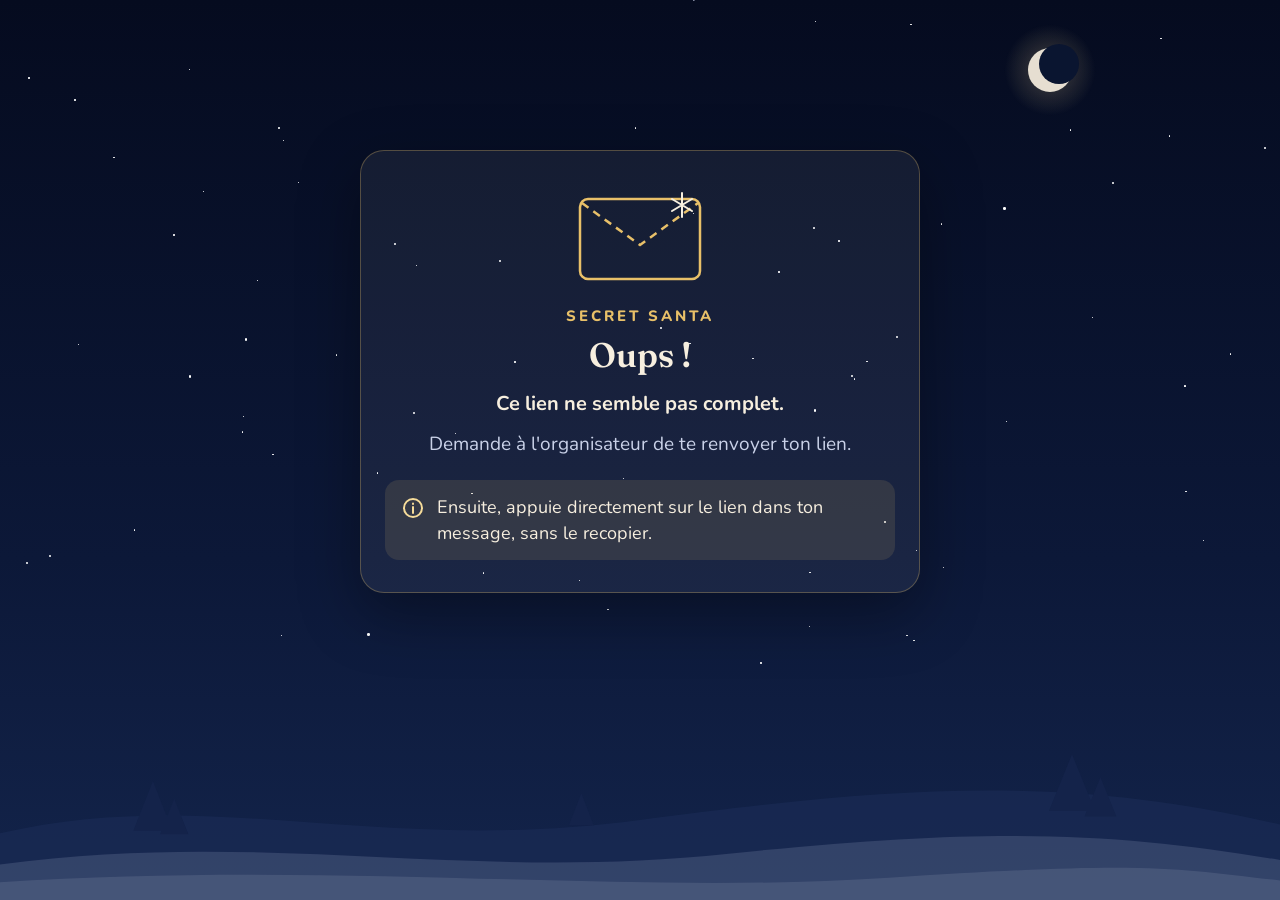
<file: index.html>
<!doctype html>
<html lang="fr">
<head>
  <meta charset="utf-8">
  <meta name="viewport" content="width=device-width, initial-scale=1">
  <meta name="robots" content="noindex">
  <meta name="theme-color" content="#050b1f">
  <title>Secret Santa</title>
  <link rel="preconnect" href="https://fonts.googleapis.com">
  <link rel="preconnect" href="https://fonts.gstatic.com" crossorigin>
  <link href="https://fonts.googleapis.com/css2?family=Fraunces:opsz,wght@9..144,600;9..144,700&family=Nunito:wght@400;600;700;800&display=swap" rel="stylesheet">
  <link rel="stylesheet" href="style.css">
</head>
<body>
  <main>
    <!-- Lien valide -->
    <section class="reveal-page hidden" id="ok">
      <p class="eyebrow">Secret Santa</p>
      <h1>Bonjour <span class="gold" id="giver"></span></h1>
      <p class="intro" id="intro"></p>

      <button class="stage" id="stage" type="button" aria-label="Ouvrir l'enveloppe">
        <span class="halo" aria-hidden="true"></span>
        <span class="env" aria-hidden="false">
          <span class="env-float">
            <span class="env-back" aria-hidden="true"></span>

            <span class="flap" aria-hidden="true">
              <svg width="300" height="120" viewBox="0 0 300 120">
                <defs><linearGradient id="gFlap" x1="0" y1="0" x2="0" y2="1"><stop offset="0" stop-color="#ead9b3"/><stop offset="1" stop-color="#dcc597"/></linearGradient></defs>
                <path d="M2 4 L150 118 L298 4 Z" fill="url(#gFlap)" stroke="#e8c069" stroke-width="2.5" stroke-linejoin="round"/>
                <path d="M14 10 L150 112 L286 10" fill="none" stroke="#e8c069" stroke-width="1" opacity=".6"/>
              </svg>
            </span>

            <span class="letter" aria-live="polite">
              <span class="flourish" aria-hidden="true">✦ ✦ ✦</span>
              <span class="to" id="youGive"></span>
              <span class="name" id="receiver"></span>
            </span>

            <span class="pocket" aria-hidden="true">
              <svg width="300" height="200" viewBox="0 0 300 200">
                <defs><linearGradient id="gPaper" x1="0" y1="0" x2="1" y2="1"><stop offset="0" stop-color="#f4e9d0"/><stop offset="1" stop-color="#e3cfa4"/></linearGradient></defs>
                <path d="M0 12 Q0 0 12 0 L150 96 L288 0 Q300 0 300 12 L300 188 Q300 200 288 200 L12 200 Q0 200 0 188 Z" fill="url(#gPaper)"/>
                <path d="M0 200 L150 104 L300 200" fill="none" stroke="#cdb586" stroke-width="1.5"/>
              </svg>
            </span>

            <span class="ring" aria-hidden="true"></span>

            <span class="seal" aria-hidden="true">
              <svg width="110" height="90" viewBox="0 0 110 90">
                <path d="M18 30 C 4 22 6 6 22 8 C 22 18 30 22 36 28 Z" fill="#2f5d3a"/>
                <path d="M92 30 C 106 22 104 6 88 8 C 88 18 80 22 74 28 Z" fill="#2f5d3a"/>
                <circle cx="55" cy="46" r="36" fill="#7d1813"/>
                <circle cx="55" cy="45" r="32" fill="#a3221c"/>
                <circle cx="55" cy="45" r="24" fill="none" stroke="#6e1410" stroke-width="2" opacity=".6"/>
                <circle cx="45" cy="34" r="8" fill="#d8473d" opacity=".55"/>
                <text x="55" y="56" text-anchor="middle" font-family="Fraunces, Georgia, serif" font-weight="700" font-size="30" fill="#f6dc9a">S</text>
              </svg>
            </span>
          </span>
        </span>
      </button>

      <p class="hint" id="hint">
        <svg class="icon" viewBox="0 0 24 24" aria-hidden="true"><circle cx="12" cy="12" r="3"/><circle cx="12" cy="12" r="8" opacity=".5"/></svg>
        <span id="tapText"></span>
      </p>

      <div class="after" id="after">
        <p class="secret">Chut… c'est un secret !</p>
        <p class="come-back" id="comeBack"></p>
        <button class="btn btn-replay" id="replay" type="button">
          <svg class="icon" viewBox="0 0 24 24" aria-hidden="true"><path d="M3 12a9 9 0 1 0 3-6.7"/><path d="M3 4v5h5"/></svg>
          Revoir l'ouverture
        </button>
      </div>
    </section>

    <!-- Lien absent ou abîmé -->
    <section class="error-wrap hidden" id="bad">
      <div class="glass error-card">
        <svg width="140" height="100" viewBox="0 0 140 100" aria-hidden="true">
          <rect x="10" y="12" width="120" height="80" rx="8" fill="none" stroke="#e8c069" stroke-width="2.5"/>
          <path d="M12 16 L70 58 L128 16" fill="none" stroke="#e8c069" stroke-width="2.5" stroke-linejoin="round" stroke-dasharray="8 6"/>
          <g stroke="#f7efdf" stroke-width="2" stroke-linecap="round" transform="translate(112 18)"><path d="M0 -12 V12 M-10 -6 L10 6 M-10 6 L10 -6"/></g>
        </svg>
        <p class="eyebrow">Secret Santa</p>
        <h1>Oups !</h1>
        <p class="lead">Ce lien ne semble pas complet.</p>
        <p class="sub">Demande à l'organisateur de te renvoyer ton lien.</p>
        <div class="tip">
          <svg class="icon" viewBox="0 0 24 24" aria-hidden="true"><circle cx="12" cy="12" r="9"/><path d="M12 11v6"/><path d="M12 7.5v.5"/></svg>
          <p>Ensuite, appuie directement sur le lien dans ton message, sans le recopier.</p>
        </div>
      </div>
    </section>
  </main>

  <script src="santa.js"></script>
  <script>
    addDecor();

    const $ = (id) => document.getElementById(id);
    const token = new URLSearchParams(location.search).get("c");
    const data = token ? decodeToken(token) : null;

    if (!data) {
      $("bad").classList.remove("hidden");
    } else {
      const plural = isPlural(data.d);
      const T = plural ? {
        intro: "Le tirage au sort a eu lieu. Une lettre vous attend…",
        tap: "Appuyez sur l'enveloppe pour l'ouvrir",
        give: "Vous offrez un cadeau à",
        back: "Vous pouvez revenir sur ce lien quand vous voulez.",
      } : {
        intro: "Le tirage au sort a eu lieu. Une lettre t'attend…",
        tap: "Appuie sur l'enveloppe pour l'ouvrir",
        give: "Tu offres un cadeau à",
        back: "Tu peux revenir sur ce lien quand tu veux.",
      };
      $("giver").textContent = data.d;
      $("intro").textContent = T.intro;
      $("tapText").textContent = T.tap;
      $("youGive").textContent = T.give;
      $("comeBack").textContent = T.back;
      if (data.r.length > 22) $("receiver").classList.add("long");
      $("ok").classList.remove("hidden");

      const page = $("ok");
      const stage = $("stage");
      const after = $("after");
      const calm = window.matchMedia("(prefers-reduced-motion: reduce)").matches;

      // Mode ralenti pour vérifier l'animation : ajouter &lent=1 au lien
      const SLOW = new URLSearchParams(location.search).has("lent") ? 4 : 1;
      function slowDown() {
        if (SLOW === 1) return;
        const t0 = Date.now();
        const timer = setInterval(() => {
          document.getAnimations().forEach((a) => {
            if (!/fall|twinkle|float/.test(a.animationName || "")) a.playbackRate = 1 / SLOW;
          });
          if (Date.now() - t0 > 12000) clearInterval(timer);
        }, 16);
      }

      // Chaque étape est déclenchée par une classe ajoutée au bon moment.
      // (Pas de transition-delay en CSS : cela provoque un bug d'affichage dans Chrome,
      // la lettre disparaissait pendant l'ouverture.)
      let opened = false;
      let timers = [];
      const later = (fn, ms) => timers.push(setTimeout(fn, ms * SLOW));

      function showAfter() {
        after.classList.add("visible");
        requestAnimationFrame(() => requestAnimationFrame(() => after.classList.add("show")));
      }

      function openEnvelope() {
        if (opened) return;
        opened = true;
        stage.setAttribute("aria-label", "Enveloppe ouverte");
        $("receiver").textContent = data.r; // le nom n'est écrit qu'à l'ouverture (annoncé aux lecteurs d'écran)

        if (calm) {
          // Version calme : simple fondu vers l'état final
          page.style.transition = "opacity .2s";
          page.style.opacity = "0";
          setTimeout(() => {
            page.classList.add("no-anim", "is-open", "flap-open", "flap-back", "rise");
            showAfter();
            void page.offsetHeight;
            page.classList.remove("no-anim");
            page.style.opacity = "1";
          }, 200);
          return;
        }

        page.classList.add("is-open");      // 0,0 s : le cachet saute, la page se réorganise
        slowDown();
        later(() => page.classList.add("flap-open"), 300);  // 0,3 s : le rabat bascule
        later(() => page.classList.add("flap-back"), 600);  // 0,6 s : il passe derrière la lettre
        later(() => page.classList.add("rise"), 700);       // 0,7 s : la lettre monte
        later(sparkle, 1300);                               // 1,3 s : étincelles
        later(showAfter, 1700);                             // 1,7 s : « Chut… »
      }
      stage.addEventListener("click", openEnvelope);

      $("replay").addEventListener("click", () => {
        timers.forEach(clearTimeout);
        timers = [];
        page.classList.add("no-anim");
        page.classList.remove("is-open", "flap-open", "flap-back", "rise");
        after.classList.remove("show", "visible");
        void page.offsetHeight; // applique l'état fermé sans animation
        page.classList.remove("no-anim");
        opened = false;
        stage.setAttribute("aria-label", "Ouvrir l'enveloppe");
        window.scrollTo({ top: 0, behavior: calm ? "auto" : "smooth" });
        setTimeout(openEnvelope, 600);
      });

      function sparkle() {
        for (let i = 0; i < 22; i++) {
          const s = document.createElement("span");
          s.className = "spark";
          s.setAttribute("aria-hidden", "true");
          s.textContent = Math.random() < 0.6 ? "✦" : "•";
          const angle = Math.PI + Math.random() * Math.PI; // en éventail vers le haut
          const dist = 80 + Math.random() * 110;
          s.style.setProperty("--dx", Math.cos(angle) * dist * 1.3 + "px");
          s.style.setProperty("--dy", Math.sin(angle) * dist * 0.8 + 40 + "px");
          s.style.top = "40px";
          s.style.fontSize = 10 + Math.random() * 14 + "px";
          s.style.animationDelay = Math.random() * 0.2 + "s";
          stage.appendChild(s);
          setTimeout(() => s.remove(), 1600 * SLOW);
        }
      }
    }
  </script>
</body>
</html>
</file>
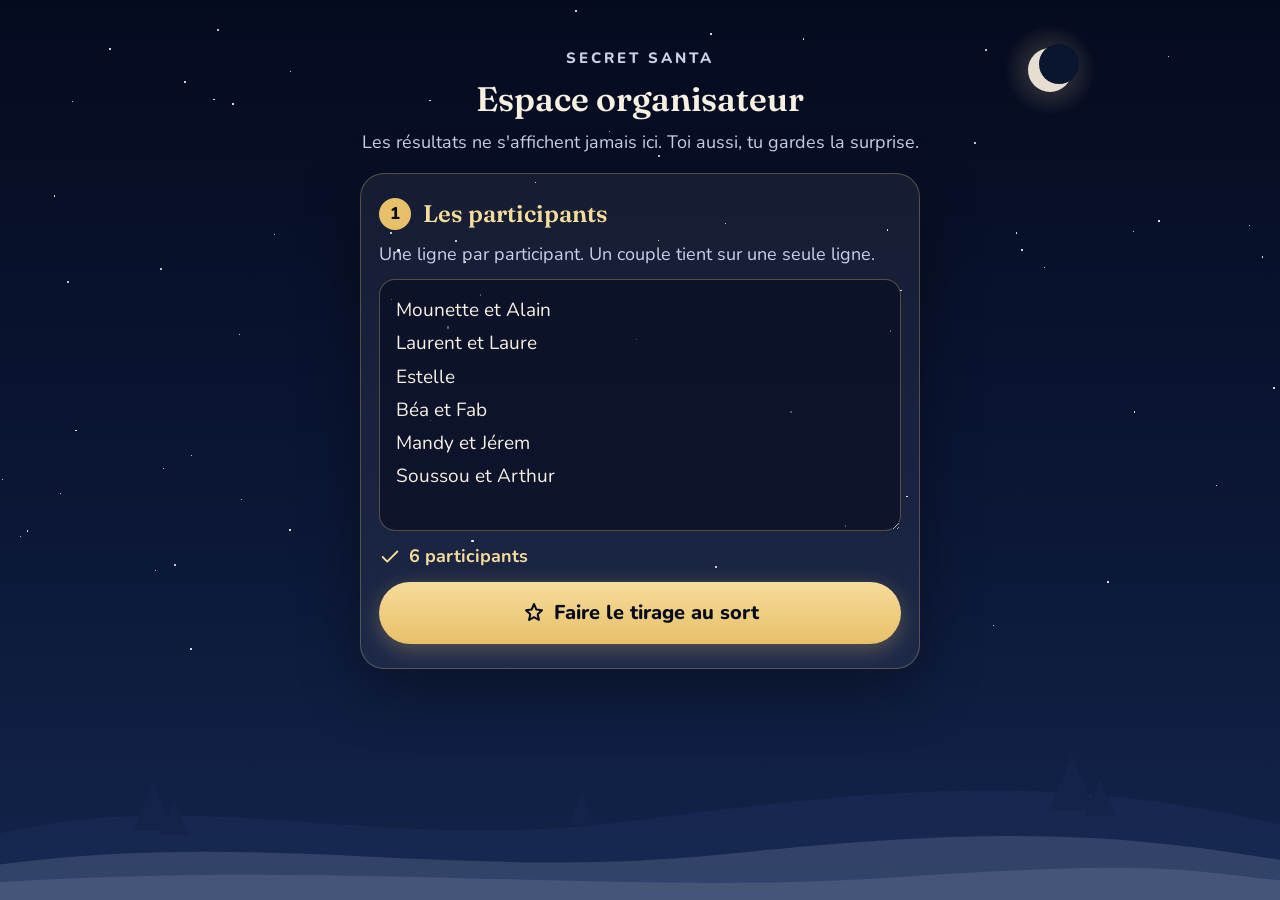
<file: organisateur.html>
<!doctype html>
<html lang="fr">
<head>
  <meta charset="utf-8">
  <meta name="viewport" content="width=device-width, initial-scale=1">
  <meta name="robots" content="noindex">
  <meta name="theme-color" content="#050b1f">
  <title>Secret Santa – Organisateur</title>
  <link rel="preconnect" href="https://fonts.googleapis.com">
  <link rel="preconnect" href="https://fonts.gstatic.com" crossorigin>
  <link href="https://fonts.googleapis.com/css2?family=Fraunces:opsz,wght@9..144,600;9..144,700&family=Nunito:wght@400;600;700;800&display=swap" rel="stylesheet">
  <link rel="stylesheet" href="style.css">
</head>
<body>
  <!-- Icônes réutilisées -->
  <svg width="0" height="0" style="position:absolute" aria-hidden="true">
    <symbol id="i-check" viewBox="0 0 24 24"><path d="M20 6 9 17l-5-5"/></symbol>
    <symbol id="i-star" viewBox="0 0 24 24"><path d="M12 3l2.4 5.6L20 9.3l-4.3 3.9 1.2 5.8L12 16.2 7.1 19l1.2-5.8L4 9.3l5.6-.7z"/></symbol>
    <symbol id="i-ok" viewBox="0 0 24 24"><circle cx="12" cy="12" r="9"/><path d="M8 12.5l2.6 2.5L16 9.5"/></symbol>
    <symbol id="i-warn" viewBox="0 0 24 24"><path d="M12 3 2 20h20L12 3z"/><path d="M12 10v4"/><path d="M12 17v.5"/></symbol>
    <symbol id="i-copy" viewBox="0 0 24 24"><rect x="9" y="9" width="11" height="11" rx="2"/><path d="M5 15V6a2 2 0 0 1 2-2h8"/></symbol>
    <symbol id="i-sms" viewBox="0 0 24 24"><path d="M21 12a8 8 0 0 1-11.6 7.1L4 20l1-4.6A8 8 0 1 1 21 12z"/></symbol>
    <symbol id="i-redo" viewBox="0 0 24 24"><path d="M3 12a9 9 0 1 0 3-6.7"/><path d="M3 4v5h5"/></symbol>
  </svg>

  <main class="orga">
    <header class="orga-head">
      <p class="eyebrow">Secret Santa</p>
      <h1>Espace organisateur</h1>
      <p>Les résultats ne s'affichent jamais ici. Toi aussi, tu gardes la surprise.</p>
    </header>

    <!-- Étape 1 : participants -->
    <section class="glass card" id="step1">
      <h2 class="step-title"><span class="num">1</span>Les participants</h2>
      <label for="names">Une ligne par participant. Un couple tient sur une seule ligne.</label>
      <textarea id="names" rows="6">Mounette et Alain
Laurent et Laure
Estelle
Béa et Fab
Mandy et Jérem
Soussou et Arthur</textarea>
      <p class="counter" id="counter" aria-live="polite"></p>
      <button class="btn btn-gold btn-big" id="drawBtn" type="button">
        <svg class="icon" aria-hidden="true"><use href="#i-star"/></svg>
        Faire le tirage au sort
      </button>
    </section>

    <!-- Étape 2 : liens à envoyer -->
    <section id="step2" class="hidden" style="display:flex;flex-direction:column;gap:18px">
      <div class="banner">
        <svg class="icon" aria-hidden="true"><use href="#i-ok"/></svg>
        <p><strong>Le tirage est fait !</strong> Envoie maintenant à chacun son propre lien.</p>
      </div>
      <div class="banner hidden" id="localWarn">
        <svg class="icon" aria-hidden="true"><use href="#i-warn"/></svg>
        <p>Tu ouvres cette page depuis ton ordinateur, pas depuis Internet. Les liens ne fonctionneront pour les autres qu'une fois le site mis en ligne.</p>
      </div>
      <h2 class="step-title"><span class="num">2</span>Envoyer les liens</h2>
      <div class="people" id="list"></div>
      <div class="redo-zone">
        <p>Une erreur dans la liste ?</p>
        <button class="btn btn-redo" id="redoBtn" type="button">
          <svg class="icon" aria-hidden="true"><use href="#i-redo"/></svg>
          Refaire un tirage
        </button>
      </div>
    </section>
  </main>

  <!-- Confirmation « Refaire un tirage » -->
  <div class="overlay hidden" id="overlay">
    <div class="dialog" role="dialog" aria-modal="true" aria-labelledby="confirmTitle" aria-describedby="confirmText">
      <svg class="icon warn" aria-hidden="true"><use href="#i-warn"/></svg>
      <h2 id="confirmTitle">Refaire le tirage ?</h2>
      <p id="confirmText">Le nouveau tirage remplace l'ancien. Les liens déjà envoyés ne seront plus bons : il faudra renvoyer les nouveaux à tout le monde.</p>
      <div class="buttons">
        <button class="btn btn-danger" id="confirmYes" type="button">Oui, refaire le tirage</button>
        <button class="btn btn-outline" id="confirmNo" type="button">Non, garder ce tirage</button>
      </div>
    </div>
  </div>

  <script src="santa.js"></script>
  <script>
    addDecor();
    const STORE = "secretSanta.links";
    const $ = (id) => document.getElementById(id);
    const icon = (name) => `<svg class="icon" aria-hidden="true"><use href="#i-${name}"/></svg>`;

    function baseUrl() {
      // En local, on pointe vers index.html ; en ligne, le dossier suffit.
      return new URL(location.protocol === "file:" ? "index.html" : "./", location.href).href;
    }

    function readNames() {
      return $("names").value.split("\n").map((s) => s.trim()).filter(Boolean);
    }

    // Compteur en direct, remplacé par le message d'erreur s'il y a un souci
    function checkNames() {
      const names = readNames();
      const unique = new Set(names.map((n) => n.toLowerCase()));
      const c = $("counter");
      let error = "";
      if (names.length < 3) error = "Il faut au moins 3 participants.";
      else if (unique.size !== names.length) error = "Un même nom apparaît deux fois, corrige la liste.";
      c.classList.toggle("error", !!error);
      c.innerHTML = error
        ? icon("warn") + error
        : icon("check") + names.length + " participants";
      return error ? null : names;
    }
    $("names").addEventListener("input", checkNames);
    checkNames();

    function render(links) {
      $("step1").classList.add("hidden");
      $("step2").classList.remove("hidden");
      $("localWarn").classList.toggle("hidden", location.protocol !== "file:");
      const list = $("list");
      list.innerHTML = "";
      links.forEach(({ name, url }) => {
        const plural = isPlural(name);
        const msg = `🎅 Coucou ${name} ! Le tirage du Secret Santa a été fait. `
          + (plural ? "Appuyez sur ce lien pour découvrir à qui vous offrez un cadeau : "
                    : "Appuie sur ce lien pour découvrir à qui tu offres un cadeau : ")
          + url;

        const box = document.createElement("div");
        box.className = "person";
        box.innerHTML = `
          <p class="label">Lien de</p>
          <p class="who"></p>
          <div class="actions">
            <button class="btn btn-outline btn-copy" type="button">${icon("copy")}<span>Copier</span></button>
            <a class="btn btn-gold wa" target="_blank" rel="noopener">WhatsApp</a>
            <a class="btn btn-gold sms">${icon("sms")}SMS</a>
          </div>`;
        box.querySelector(".who").textContent = name;
        box.querySelector(".wa").href = "https://wa.me/?text=" + encodeURIComponent(msg);
        box.querySelector(".sms").href = "sms:?&body=" + encodeURIComponent(msg);
        box.querySelector(".wa").setAttribute("aria-label", "Envoyer le lien de " + name + " par WhatsApp");
        box.querySelector(".sms").setAttribute("aria-label", "Envoyer le lien de " + name + " par SMS");

        const copyBtn = box.querySelector(".btn-copy");
        copyBtn.setAttribute("aria-label", "Copier le lien de " + name);
        let resetTimer;
        copyBtn.addEventListener("click", async () => {
          try {
            await navigator.clipboard.writeText(url);
          } catch (e) {
            const t = document.createElement("textarea");
            t.value = url; document.body.appendChild(t); t.select();
            document.execCommand("copy"); t.remove();
          }
          copyBtn.classList.add("copied");
          copyBtn.innerHTML = icon("check") + "<span>Copié !</span>";
          clearTimeout(resetTimer);
          resetTimer = setTimeout(() => {
            copyBtn.classList.remove("copied");
            copyBtn.innerHTML = icon("copy") + "<span>Copier</span>";
          }, 2000);
        });
        list.appendChild(box);
      });
    }

    $("drawBtn").addEventListener("click", () => {
      const names = checkNames();
      if (!names) return;
      const base = baseUrl();
      const links = drawCycle(names)
        .map(({ giver, receiver }) => ({
          name: giver,
          url: base + "?c=" + encodeToken({ d: giver, r: receiver }),
        }))
        .sort((a, b) => names.indexOf(a.name) - names.indexOf(b.name)); // ordre de la liste, pas celui du tirage

      try { localStorage.setItem(STORE, JSON.stringify(links)); } catch (e) {}
      render(links);
      window.scrollTo({ top: 0, behavior: "smooth" });
    });

    // Fenêtre de confirmation
    let lastFocus = null;
    function openConfirm() {
      lastFocus = document.activeElement;
      $("overlay").classList.remove("hidden");
      $("confirmNo").focus();
    }
    function closeConfirm() {
      $("overlay").classList.add("hidden");
      if (lastFocus) lastFocus.focus();
    }
    $("redoBtn").addEventListener("click", openConfirm);
    $("confirmNo").addEventListener("click", closeConfirm);
    $("overlay").addEventListener("click", (e) => { if (e.target === $("overlay")) closeConfirm(); });
    document.addEventListener("keydown", (e) => {
      if ($("overlay").classList.contains("hidden")) return;
      if (e.key === "Escape") closeConfirm();
      if (e.key === "Tab") { // garder le focus dans la fenêtre
        const a = $("confirmYes"), b = $("confirmNo");
        if (e.shiftKey && document.activeElement === a) { e.preventDefault(); b.focus(); }
        else if (!e.shiftKey && document.activeElement === b) { e.preventDefault(); a.focus(); }
      }
    });
    $("confirmYes").addEventListener("click", () => {
      try { localStorage.removeItem(STORE); } catch (e) {}
      $("overlay").classList.add("hidden");
      $("step2").classList.add("hidden");
      $("step1").classList.remove("hidden");
      checkNames();
      window.scrollTo({ top: 0 });
      $("drawBtn").focus();
    });

    // On retrouve le tirage déjà fait (sur cet appareil) pour ne pas le refaire par erreur.
    try {
      const saved = JSON.parse(localStorage.getItem(STORE) || "null");
      if (Array.isArray(saved) && saved.length) render(saved);
    } catch (e) {}
  </script>
</body>
</html>
</file>
<file: style.css>
/* ============ Secret Santa – Nuit d'hiver magique (v2, maquettes Claude Design) ============ */
:root {
  --night-1: #050b1f;
  --night-2: #0c1838;
  --night-3: #13244b;
  --cream: #f7efdf;
  --muted: #c9d1e8;
  --gold: #e8c069;
  --gold-2: #f6dc9a;
  --gold-dark: #b98e36;
  --paper: #f4e9d0;
  --paper-2: #e3cfa4;
  --paper-3: #cdb586;
  --letter: #fffaf0;
  --ink: #18264a;
  --ink-2: #4a5576;
  --wax: #a3221c;
  --holly: #2f5d3a;
  --error: #ff9b8f;
  --error-text: #ffc2b9;
  --ok: #8fe3b0;
  --ok-text: #c9f5da;
  --glass: rgba(255, 255, 255, 0.06);
  --glass-border: rgba(232, 192, 105, 0.3);
}

* { box-sizing: border-box; -webkit-tap-highlight-color: transparent; }

html { background: var(--night-1); }

body {
  margin: 0;
  min-height: 100vh;
  background: linear-gradient(180deg, var(--night-1) 0%, var(--night-2) 62%, var(--night-3) 100%) fixed;
  color: var(--cream);
  font-family: "Nunito", system-ui, -apple-system, "Segoe UI", sans-serif;
  font-size: 18px;
  line-height: 1.5;
  display: flex;
  justify-content: center;
  padding: 0 20px 48px;
  overflow-x: hidden;
}

main { width: 100%; max-width: 560px; position: relative; z-index: 1; }

h1, h2 { font-family: "Fraunces", Georgia, serif; font-weight: 600; margin: 0; line-height: 1.15; }
.gold { color: var(--gold); }
p { margin: 0; }
.icon { width: 22px; height: 22px; flex-shrink: 0; fill: none; stroke: currentColor; stroke-width: 2; stroke-linecap: round; stroke-linejoin: round; }

.eyebrow {
  margin: 0 0 12px;
  font-size: 15px;
  font-weight: 800;
  letter-spacing: 0.2em;
  text-transform: uppercase;
  color: var(--gold);
}

:focus-visible { outline: 3px solid var(--gold-2); outline-offset: 4px; }

.hidden { display: none !important; }
.no-anim, .no-anim * { transition: none !important; }

/* ---------- Décor ---------- */
.sky { position: fixed; inset: 0; pointer-events: none; z-index: 0; overflow: hidden; }
.star { position: absolute; border-radius: 50%; background: #fff; animation: twinkle 3s ease-in-out infinite; }
@keyframes twinkle { 0%, 100% { opacity: 0.3; } 50% { opacity: 1; } }
.flake { position: absolute; top: -20px; color: #dfe8ff; opacity: 0.75; animation: fall linear infinite; }
@keyframes fall { to { transform: translate3d(var(--drift, 20px), 110vh, 0); } }
.moon { position: absolute; top: 24px; left: calc(82% - 46px); width: 92px; height: 92px; }
.hills { position: absolute; left: 0; right: 0; bottom: 0; width: 100%; height: 150px; }

/* ---------- Boutons ---------- */
.btn {
  display: inline-flex;
  align-items: center;
  justify-content: center;
  gap: 8px;
  min-height: 52px;
  padding: 0 22px;
  border-radius: 999px;
  border: 0;
  font-family: inherit;
  font-size: 18px;
  font-weight: 800;
  line-height: 1.2;
  text-decoration: none;
  cursor: pointer;
  transition: transform 0.15s, box-shadow 0.15s, background 0.2s, border-color 0.2s, color 0.2s;
}
.btn:active { transform: translateY(1px); }
.btn-gold { background: linear-gradient(180deg, var(--gold-2), var(--gold)); color: var(--night-1); }
.btn-gold:hover { box-shadow: 0 6px 22px rgba(232, 192, 105, 0.35); }
.btn-outline { background: transparent; color: var(--cream); border: 1.5px solid rgba(232, 192, 105, 0.55); }
.btn-outline:hover { border-color: var(--gold); }
.btn-danger { background: linear-gradient(180deg, #d8564a, var(--wax)); color: #fff; }
.btn-big { width: 100%; min-height: 62px; font-size: 20px; box-shadow: 0 6px 22px rgba(232, 192, 105, 0.3); }
.btn-big .icon { width: 24px; height: 24px; }

/* =================== Page participant =================== */
.reveal-page {
  display: flex;
  flex-direction: column;
  align-items: center;
  text-align: center;
  padding-top: 64px;
  transition: padding-top 0.9s ease;
}
.reveal-page h1 {
  font-size: 36px;
  margin-bottom: 14px;
  transition: font-size 0.9s ease, margin-bottom 0.9s ease;
}
.intro {
  font-size: 19px;
  color: var(--muted);
  max-width: 300px;
  max-height: 120px;
  overflow: hidden;
  transition: opacity 0.3s, max-height 0.9s ease;
}
.hint {
  margin-top: 28px;
  display: flex;
  align-items: center;
  gap: 10px;
  font-size: 19px;
  font-weight: 700;
  color: var(--gold-2);
  max-height: 60px;
  overflow: hidden;
  transition: opacity 0.3s, max-height 0.9s ease, margin-top 0.9s ease;
}
.hint .icon { width: 24px; height: 24px; }

/* La scène : un grand bouton qui contient toute l'enveloppe */
.stage {
  position: relative;
  display: block;
  width: 340px;
  max-width: 100%;
  height: 250px;
  margin-top: 56px;
  padding: 0;
  border: 0;
  border-radius: 24px;
  background: none;
  color: inherit;
  font: inherit;
  cursor: pointer;
  transition: height 0.9s ease, margin-top 0.9s ease;
}
.stage span { display: block; }

.halo {
  position: absolute;
  left: 50%; top: 0;
  width: 300px; height: 250px;
  margin-left: -150px;
  border-radius: 50%;
  background: radial-gradient(closest-side, rgba(232, 192, 105, 0.28), rgba(232, 192, 105, 0));
}

.env {
  position: absolute;
  left: 50%;
  top: 25px;
  width: 300px; height: 200px;
  margin-left: -150px;
  transition: top 0.9s ease;
}
.env-float { position: absolute; inset: 0; animation: float 4s ease-in-out infinite; }
@keyframes float { 0%, 100% { transform: translateY(0); } 50% { transform: translateY(-8px); } }
.env-float > span, .env-float > svg { position: absolute; display: block; }

.env-back {
  inset: 0;
  border-radius: 12px;
  background: #c9b07e;
  box-shadow: 0 18px 26px rgba(0, 0, 0, 0.5);
}
.flap {
  left: 0; top: 0;
  width: 300px; height: 120px;
  z-index: 4;
  transform-origin: 50% 3px;
  transition: transform 0.6s ease-in-out;
}
.flap svg, .pocket svg, .seal svg { display: block; }
.letter {
  left: 10px; top: 8px;
  width: 280px; height: 250px;
  z-index: 2;
  padding: 22px 16px 0;
  border-radius: 10px;
  background: var(--letter);
  box-shadow: inset 0 0 0 1px rgba(185, 142, 54, 0.5), inset 0 0 0 7px var(--letter), inset 0 0 0 8px rgba(185, 142, 54, 0.4), 0 10px 30px rgba(0, 0, 0, 0.35);
  color: var(--ink);
  clip-path: inset(-40px -40px 60px -40px);
  transition: transform 0.8s cubic-bezier(.2, .8, .2, 1), clip-path 0.3s;
}
.letter .flourish { font-size: 13px; letter-spacing: 0.4em; color: var(--gold-dark); }
.letter .to { margin-top: 6px; font-size: 18px; font-weight: 600; color: var(--ink-2); }
.letter .name {
  margin-top: 6px;
  font-family: "Fraunces", Georgia, serif;
  font-weight: 700;
  font-size: 40px;
  line-height: 1.1;
  overflow-wrap: anywhere;
  opacity: 0.35;
  transition: opacity 0.8s;
}
.letter .name.long { font-size: 32px; }
.pocket { left: 0; top: 0; z-index: 3; }
.ring {
  left: 112px; top: 80px;
  width: 76px; height: 76px;
  z-index: 5;
  border-radius: 50%;
  border: 2px solid var(--gold-2);
  animation: ring 1.8s ease-out infinite;
}
@keyframes ring { 0% { transform: scale(0.9); opacity: 0.8; } 100% { transform: scale(1.5); opacity: 0; } }
.seal {
  left: 95px; top: 72px;
  z-index: 6;
  transition: transform 0.3s ease-in, opacity 0.3s ease-in;
}

/* --- états de l'animation (classes ajoutées en JS au bon moment, jamais de délai CSS) --- */
.is-open .env-float { animation-play-state: paused; }
.is-open .ring { animation: none; opacity: 0; }
.is-open .seal { transform: scale(0.4); opacity: 0; }
.is-open .halo { animation: halo 0.6s ease-in-out forwards; }
@keyframes halo {
  0% { opacity: 1; }
  50% { opacity: 1; transform: scale(1.12); filter: brightness(1.5); }
  100% { opacity: 0; transform: scale(1); }
}
.is-open .stage { cursor: default; }

/* la page se réorganise */
.is-open.reveal-page { padding-top: 56px; }
.is-open h1 { font-size: 32px; margin-bottom: 0; }
.is-open .intro { opacity: 0; max-height: 0; }
.is-open .hint { opacity: 0; max-height: 0; margin-top: 0; }
.is-open .stage { height: 370px; margin-top: 22px; }
.is-open .env { top: 178px; }

.flap-open .flap { transform: scaleY(-1); }
.flap-back .flap { z-index: 1; }
.rise .letter { transform: translateY(-180px); clip-path: inset(-40px); }
.rise .letter .name { opacity: 1; }

.after {
  display: none;
  flex-direction: column;
  align-items: center;
  opacity: 0;
  transform: translateY(10px);
  transition: opacity 0.4s, transform 0.4s;
}
.after.visible { display: flex; }
.after.show { opacity: 1; transform: none; }
.after .secret { margin-top: 22px; font-family: "Fraunces", Georgia, serif; font-weight: 600; font-size: 24px; color: var(--gold-2); }
.after .come-back { margin-top: 6px; font-size: 18px; line-height: 1.45; color: var(--muted); max-width: 310px; }
.btn-replay {
  margin-top: 22px;
  min-height: 56px;
  padding: 0 26px;
  border: 1.5px solid rgba(232, 192, 105, 0.55);
  background: rgba(5, 11, 31, 0.4);
  color: var(--cream);
  font-weight: 700;
}

.spark {
  position: absolute;
  left: 50%;
  color: var(--gold-2);
  pointer-events: none;
  z-index: 7;
  animation: burst 1.2s ease-out forwards;
}
@keyframes burst {
  0% { transform: translate(-50%, -50%) scale(0.3); opacity: 1; }
  100% { transform: translate(calc(-50% + var(--dx)), calc(-50% + var(--dy))) scale(1); opacity: 0; }
}

/* --- lien incomplet --- */
.error-wrap { padding-top: 150px; }
.glass {
  background: var(--glass);
  border: 1px solid var(--glass-border);
  border-radius: 24px;
  box-shadow: 0 20px 60px rgba(0, 0, 0, 0.35);
}
.error-card { padding: 36px 24px 32px; display: flex; flex-direction: column; align-items: center; text-align: center; }
.error-card .eyebrow { margin: 18px 0 8px; }
.error-card h1 { font-size: 34px; margin-bottom: 14px; }
.error-card .lead { font-size: 20px; font-weight: 700; line-height: 1.45; margin-bottom: 12px; }
.error-card .sub { font-size: 19px; color: var(--muted); margin-bottom: 22px; }
.tip {
  width: 100%;
  display: flex;
  gap: 12px;
  align-items: flex-start;
  padding: 14px 16px;
  border-radius: 14px;
  background: rgba(232, 192, 105, 0.12);
  text-align: left;
  line-height: 1.45;
}
.tip .icon { color: var(--gold-2); width: 24px; height: 24px; margin-top: 2px; }

/* --- version calme --- */
@media (prefers-reduced-motion: reduce) {
  .flake, .star, .env-float { animation: none !important; }
  .ring { display: none !important; }
  .flake { display: none; }
}

/* =================== Page organisateur =================== */
.orga { padding-top: 48px; display: flex; flex-direction: column; gap: 18px; }
.orga-head { text-align: center; }
.orga-head .eyebrow { margin-bottom: 10px; }
.orga-head h1 { font-size: 34px; margin-bottom: 10px; }
.orga-head p { color: var(--muted); line-height: 1.45; }

.card { padding: 24px 18px; display: flex; flex-direction: column; gap: 12px; }
.step-title { display: flex; align-items: center; gap: 12px; font-size: 24px; color: var(--gold-2); }
.num {
  display: inline-flex; align-items: center; justify-content: center;
  width: 32px; height: 32px; flex-shrink: 0;
  border-radius: 50%;
  background: var(--gold); color: var(--night-1);
  font-family: "Nunito", sans-serif; font-size: 17px; font-weight: 800;
}
label { font-size: 18px; line-height: 1.4; color: var(--muted); }
textarea {
  width: 100%;
  height: 252px;
  padding: 14px 16px;
  border-radius: 16px;
  border: 1.5px solid rgba(232, 192, 105, 0.35);
  background: rgba(5, 11, 31, 0.6);
  color: var(--cream);
  font-family: inherit;
  font-size: 19px;
  line-height: 1.75;
  resize: vertical;
}
textarea:focus { outline: none; border-color: var(--gold); }
.counter { display: flex; align-items: center; gap: 8px; font-weight: 700; color: var(--gold-2); }
.counter.error { color: var(--error); }

.banner {
  display: flex;
  gap: 12px;
  align-items: flex-start;
  padding: 14px 16px;
  border-radius: 16px;
  background: rgba(232, 192, 105, 0.14);
  border: 1px solid rgba(232, 192, 105, 0.4);
  line-height: 1.45;
}
.banner .icon { width: 26px; height: 26px; color: var(--gold-2); }

.people { display: flex; flex-direction: column; gap: 12px; }
.person {
  padding: 16px;
  border-radius: 20px;
  background: var(--glass);
  border: 1px solid rgba(232, 192, 105, 0.28);
}
.person .label { font-size: 14px; font-weight: 800; letter-spacing: 0.14em; text-transform: uppercase; color: var(--gold); }
.person .who { margin: 2px 0 12px; font-family: "Fraunces", Georgia, serif; font-weight: 600; font-size: 24px; line-height: 1.2; }
.person .actions { display: grid; grid-template-columns: repeat(3, minmax(0, 1fr)); gap: 8px; }
.person .actions .btn { min-height: 52px; padding: 0 6px; font-size: 17px; gap: 6px; }
.person .actions .icon { width: 18px; height: 18px; }
.btn-copy.copied { border-color: var(--ok); background: rgba(143, 227, 176, 0.14); color: var(--ok-text); }

.redo-zone {
  margin-top: 14px;
  padding-top: 22px;
  border-top: 1px solid rgba(232, 192, 105, 0.22);
  display: flex; flex-direction: column; align-items: center; gap: 10px;
  text-align: center;
  color: var(--muted);
}
.btn-redo { min-height: 54px; padding: 0 26px; background: transparent; border: 1.5px solid var(--error); color: var(--error-text); }

.overlay {
  position: fixed; inset: 0; z-index: 10;
  background: rgba(3, 7, 20, 0.72);
  display: flex; align-items: center; justify-content: center;
  padding: 20px;
}
.dialog {
  width: 100%; max-width: 420px;
  padding: 30px 22px 24px;
  border-radius: 24px;
  background: #101d40;
  border: 1px solid rgba(232, 192, 105, 0.45);
  box-shadow: 0 30px 80px rgba(0, 0, 0, 0.6);
  display: flex; flex-direction: column; align-items: center; gap: 12px;
  text-align: center;
}
.dialog .warn { width: 44px; height: 44px; color: var(--error); stroke-width: 1.8; }
.dialog h2 { font-size: 26px; line-height: 1.2; }
.dialog p { color: var(--muted); line-height: 1.5; }
.dialog .buttons { width: 100%; display: flex; flex-direction: column; gap: 10px; margin-top: 8px; }
.dialog .btn { width: 100%; min-height: 56px; }

@media (max-width: 370px) {
  body { padding: 0 14px 40px; }
  .person .actions .btn { font-size: 15px; }
  .person .actions .icon { display: none; }
}
</file>
